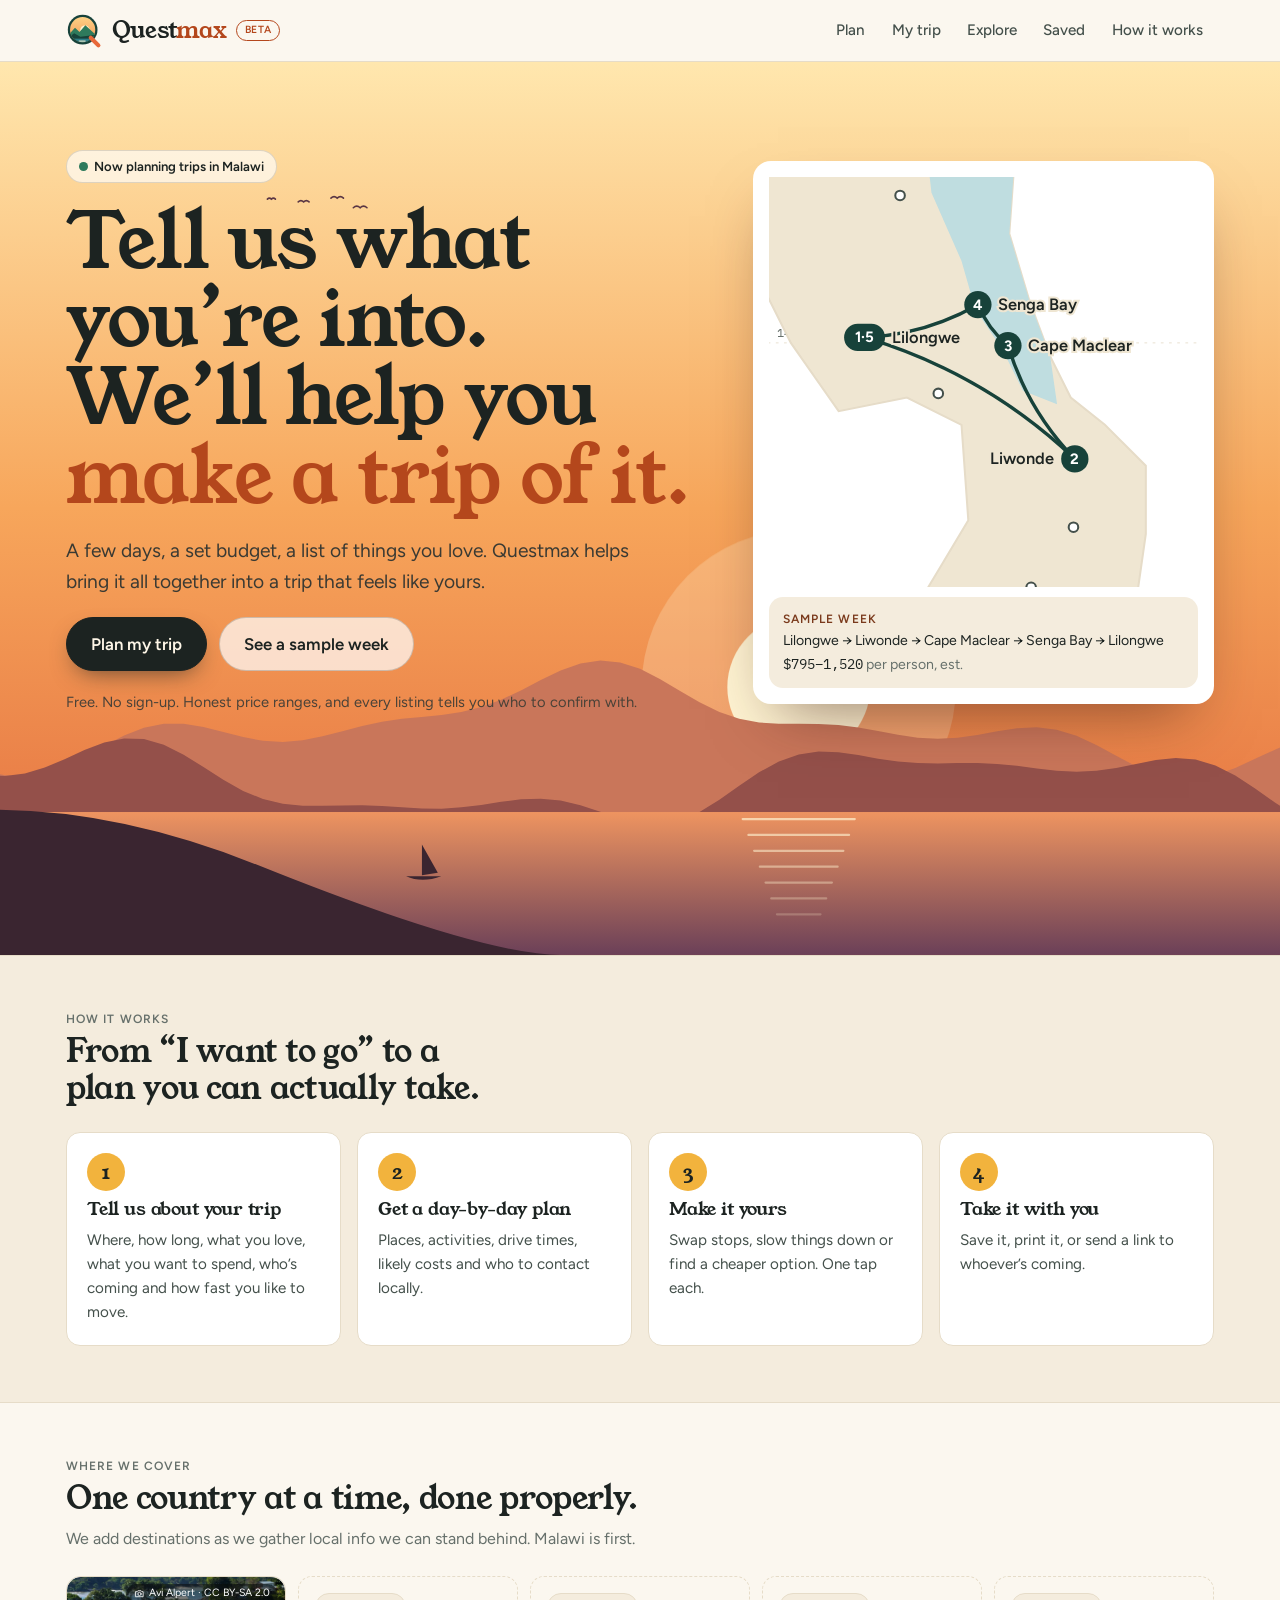
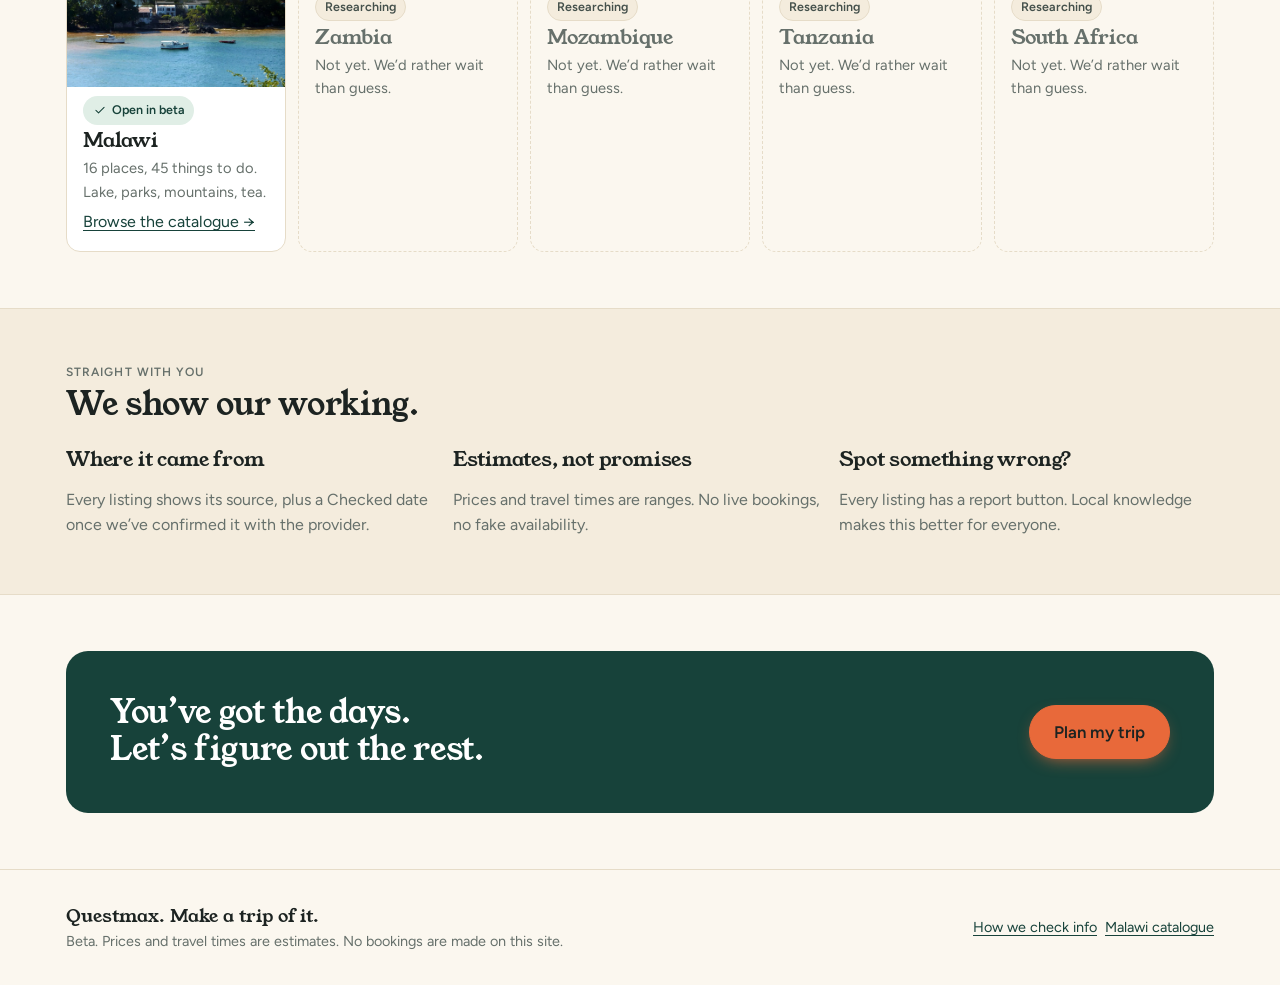
<file: index.html>
<!doctype html>
<html lang="en">
<head>
<meta charset="utf-8">
<meta name="viewport" content="width=device-width, initial-scale=1, viewport-fit=cover">
<title>Questmax · Make a trip of it</title>
<meta name="description" content="Tell Questmax where you're going, how long you have, what you enjoy and what you want to spend. Get a day-by-day plan with honest costs and travel times. Now covering Malawi.">
<meta name="theme-color" content="#17423a">
<meta property="og:title" content="Questmax · Make a trip of it">
<meta property="og:description" content="A trip that fits you, not a generic top-ten list. Now covering Malawi.">
<link rel="icon" href="data:image/svg+xml,%3Csvg xmlns='http://www.w3.org/2000/svg' viewBox='0 0 40 40'%3E%3Ccircle cx='18.5' cy='18.5' r='16.5' fill='%2317423A'/%3E%3Ccircle cx='18.5' cy='18.5' r='14' fill='%23F5A35C'/%3E%3Ccircle cx='21' cy='19' r='5' fill='%23FFF4D2'/%3E%3Cpath d='M5 25 L11 18 L15 21.5 L21.5 14 L32 25 L32 27 L5 27Z' fill='%232E7A5C'/%3E%3Cpath d='M6 27 H31 A14 14 0 0 1 6 27Z' fill='%232E7D86'/%3E%3Cpath d='M27.5 27.5 L36 36' stroke='%23E8693A' stroke-width='4.6' stroke-linecap='round'/%3E%3C/svg%3E">
<link rel="preconnect" href="https://fonts.googleapis.com">
<link rel="preconnect" href="https://fonts.gstatic.com" crossorigin>
<link rel="stylesheet" href="https://fonts.googleapis.com/css2?family=Figtree:wght@400;500;600;700&family=IBM+Plex+Mono:wght@400;500&family=Young+Serif&display=swap">
<link rel="stylesheet" href="css/styles.css?v=7">
</head>
<body>
<!--APP-START-->
<a class="sr" href="#app">Skip to content</a>
<header class="site-head">
  <div class="wrap">
    <a class="brand" href="#" aria-label="Questmax home">
      <svg width="36" height="36" viewBox="0 0 40 40" aria-hidden="true" class="logo-mark"><defs><clipPath id="qmlc"><circle cx="18.5" cy="18.5" r="14"/></clipPath><linearGradient id="qmlg" x1="0" y1="0" x2="0" y2="1"><stop offset="0" stop-color="#FFD98C"/><stop offset="1" stop-color="#F08A4B"/></linearGradient></defs><circle cx="18.5" cy="18.5" r="16.5" fill="#17423A"/><g clip-path="url(#qmlc)"><rect width="40" height="40" fill="url(#qmlg)"/><circle cx="21" cy="19" r="5.2" fill="#FFF4D2"/><path d="M2 25 L10 16.5 L15 21 L21.5 13.5 L35 26 V40 H2Z" fill="#2E7A5C"/><path d="M2 28 L9 22.5 L16 26.5 L35 24 V40 H2Z" fill="#17423A"/><rect x="2" y="28.5" width="34" height="12" fill="#2E7D86"/><rect x="14" y="30.5" width="8" height="1.4" rx=".7" fill="#FFF4D2" opacity=".8"/></g><path d="M27.5 27.5 L36 36" stroke="#E8693A" stroke-width="4.6" stroke-linecap="round"/></svg>
      <span>Quest<span class="max">max</span></span> <span class="beta">Beta</span>
    </a>
    <nav class="nav" aria-label="Main">
      <a href="#plan"><svg width="20" height="20" viewBox="0 0 24 24" fill="none" stroke="currentColor" stroke-width="1.8" stroke-linecap="round" stroke-linejoin="round" aria-hidden="true"><circle cx="12" cy="12" r="9"/><path d="m15.5 8.5-2 5-5 2 2-5z"/></svg>Plan</a>
      <a href="#trip"><svg width="20" height="20" viewBox="0 0 24 24" fill="none" stroke="currentColor" stroke-width="1.8" stroke-linecap="round" stroke-linejoin="round" aria-hidden="true"><path d="M9 4 3 6v14l6-2 6 2 6-2V4l-6 2-6-2zM9 4v14M15 6v14"/></svg>My trip</a>
      <a href="#explore"><svg width="20" height="20" viewBox="0 0 24 24" fill="none" stroke="currentColor" stroke-width="1.8" stroke-linecap="round" stroke-linejoin="round" aria-hidden="true"><path d="M12 21s-6-5.3-6-10a6 6 0 1 1 12 0c0 4.7-6 10-6 10z"/><circle cx="12" cy="11" r="2.2"/></svg>Explore</a>
      <a href="#saved"><svg width="20" height="20" viewBox="0 0 24 24" fill="none" stroke="currentColor" stroke-width="1.8" stroke-linecap="round" stroke-linejoin="round" aria-hidden="true"><path d="M6 4h12v16l-6-4-6 4z"/></svg>Saved</a>
      <a href="#about"><svg width="20" height="20" viewBox="0 0 24 24" fill="none" stroke="currentColor" stroke-width="1.8" stroke-linecap="round" stroke-linejoin="round" aria-hidden="true"><circle cx="12" cy="12" r="9"/><path d="M12 11v6M12 7.5v.2"/></svg>How it works</a>
    </nav>
  </div>
</header>

<main id="app" tabindex="-1"></main>

<footer class="site-foot">
  <div class="wrap">
    <div><div class="brandline">Questmax. Make a trip of it.</div><div>Beta. Prices and travel times are estimates. No bookings are made on this site.</div></div>
    <div class="row"><a href="#about">How we check info</a><a href="#explore">Malawi catalogue</a></div>
  </div>
</footer>

<dialog id="sheet" class="sheet" aria-label="Details"></dialog>

<script src="js/config.js?v=7"></script>
<script src="js/data/malawi.js?v=7"></script>
<script src="js/data/malawi-photos.js?v=7"></script>
<script src="js/scenes.js?v=7"></script>
<script src="js/planner.js?v=7"></script>
<script src="js/app.js?v=7"></script>
<!--APP-END-->
</body>
</html>
</file>
<file: css/styles.css>
/* Layout concept: the road-trip sketchbook. Each place gets its own painted
   landscape; the plan reads as one calm column with the route pinned beside it.
   Sunset orange for "go", forest for "chosen", warm paper everywhere else. */
:root {
  --paper: #fbf7ef; --paper-2: #f4ecdd; --card: #ffffff; --ink: #1c2321; --ink-2: #44504b; --muted: #66706b;
  --line: #e6dcc8; --forest: #17423a; --forest-ink: #ffffff; --forest-soft: #e0eee6; --clay: #b4471c; --clay-soft: #fbe6da;
  --sand: #eadfc8; --lake: #bfdde0; --land: #efe6d2; --ok: #23694c; --warn: #8a5a12; --warn-soft: #fbf0d9;
  --sun: #f2b33d; --sunset: #e8693a; --sunset-hover: #d85a2c; --on-sunset: #1c2321; --teal: #2e7d86;
  --shadow: 0 1px 2px rgba(28, 35, 33, .06), 0 10px 30px rgba(28, 35, 33, .08);
  --f-display: "Young Serif", Georgia, "Times New Roman", serif;
  --f-body: "Figtree", system-ui, -apple-system, "Segoe UI", sans-serif;
  --f-mono: "IBM Plex Mono", ui-monospace, Menlo, monospace;
  --r: 14px;
  --wrap: 1180px;
}
@media (prefers-color-scheme: dark) {
  :root:not([data-theme="light"]) {
    --paper: #0f1513; --paper-2: #161f1b; --card: #1a2420; --ink: #f2ede2; --ink-2: #cfc9bc; --muted: #9aa59f;
    --line: #2b3732; --forest: #8fd1af; --forest-ink: #0e1714; --forest-soft: #1b3229; --clay: #f3a077; --clay-soft: #3a2418;
    --sand: #2c2a22; --lake: #1f3e44; --land: #212b26; --ok: #8fd1af; --warn: #f0c574; --warn-soft: #2f2817;
    --sun: #f2b33d; --sunset: #f07a4b; --sunset-hover: #f58d62; --on-sunset: #1c2321; --teal: #6cc0c8;
    --shadow: 0 1px 2px rgba(0,0,0,.3), 0 10px 30px rgba(0,0,0,.3);
    color-scheme: dark;
  }
}
:root[data-theme="dark"] {
    --paper: #0f1513; --paper-2: #161f1b; --card: #1a2420; --ink: #f2ede2; --ink-2: #cfc9bc; --muted: #9aa59f;
    --line: #2b3732; --forest: #8fd1af; --forest-ink: #0e1714; --forest-soft: #1b3229; --clay: #f3a077; --clay-soft: #3a2418;
    --sand: #2c2a22; --lake: #1f3e44; --land: #212b26; --ok: #8fd1af; --warn: #f0c574; --warn-soft: #2f2817;
    --sun: #f2b33d; --sunset: #f07a4b; --sunset-hover: #f58d62; --on-sunset: #1c2321; --teal: #6cc0c8;
    --shadow: 0 1px 2px rgba(0,0,0,.3), 0 10px 30px rgba(0,0,0,.3);
    color-scheme: dark;
}

* { box-sizing: border-box; }
html { -webkit-text-size-adjust: 100%; }
body {
  margin: 0; background: var(--paper); color: var(--ink);
  font: 400 1rem/1.6 var(--f-body);
  -webkit-font-smoothing: antialiased;
}
body::before { content: ""; position: fixed; inset: 0 0 auto; height: env(safe-area-inset-top, 0px); z-index: 30; background: var(--paper); }
img { max-width: 100%; }
a { color: var(--forest); text-underline-offset: 3px; }
h1, h2, h3 { font-family: var(--f-display); font-weight: 400; line-height: 1.15; text-wrap: balance; margin: 0; letter-spacing: -0.01em; }
h1 { font-size: clamp(2.1rem, 5.2vw, 3.6rem); }
h2 { font-size: clamp(1.5rem, 3vw, 2rem); }
h3 { font-size: 1.25rem; }
p { margin: 0; }
.wrap { max-width: var(--wrap); margin: 0 auto; padding-left: max(16px, env(safe-area-inset-left, 0px)); padding-right: max(16px, env(safe-area-inset-right, 0px)); }
.eyebrow { font: 600 .75rem/1.2 var(--f-body); text-transform: uppercase; letter-spacing: .09em; color: var(--muted); }
.mono { font-family: var(--f-mono); font-size: .85em; font-variant-numeric: tabular-nums; }
.muted { color: var(--muted); }
.lede { font-size: 1.15rem; color: var(--ink-2); max-width: 36rem; }
.stack { display: grid; gap: 1rem; }
.row { display: flex; flex-wrap: wrap; gap: .5rem; align-items: center; }
.sr { position: absolute; width: 1px; height: 1px; overflow: hidden; clip: rect(0 0 0 0); white-space: nowrap; }
:focus-visible { outline: 3px solid var(--clay); outline-offset: 2px; border-radius: 4px; }

/* Header */
.site-head { position: sticky; top: env(safe-area-inset-top, 0px); z-index: 20; background: color-mix(in srgb, var(--paper) 92%, transparent); backdrop-filter: blur(8px); border-bottom: 1px solid var(--line); }
.site-head .wrap { display: flex; align-items: center; gap: 1rem; padding-block: .7rem; }
.brand { display: flex; align-items: center; gap: .55rem; text-decoration: none; color: var(--ink); font-family: var(--f-display); font-size: 1.35rem; }
.brand svg { color: var(--forest); }
.beta { font: 600 .65rem/1 var(--f-body); letter-spacing: .08em; text-transform: uppercase; color: var(--clay); border: 1px solid currentColor; border-radius: 99px; padding: .25rem .45rem; }
.nav { margin-left: auto; display: flex; gap: .25rem; }
.nav a { text-decoration: none; color: var(--ink-2); font-weight: 500; padding: .45rem .7rem; border-radius: 8px; font-size: .95rem; }
.nav a:hover { background: var(--paper-2); }
.nav a[aria-current="page"] { color: var(--forest); background: var(--forest-soft); }
@media (max-width: 720px) {
  .site-head { backdrop-filter: none; background: var(--paper); }
  .nav { position: fixed; inset: auto 0 0 0; margin: 0; z-index: 25; background: var(--card); border-top: 1px solid var(--line);
    justify-content: space-around; padding: .35rem max(8px, env(safe-area-inset-right, 0px)) calc(.35rem + env(safe-area-inset-bottom, 0px)) max(8px, env(safe-area-inset-left, 0px)); }
  .nav a { font-size: .8rem; display: flex; flex-direction: column; align-items: center; gap: 2px; padding: .35rem .5rem; }
  body { padding-bottom: 64px; }
}
.nav a svg { display: none; }
@media (max-width: 720px) { .nav a svg { display: block; } }

/* Buttons */
.btn { --b: var(--line); display: inline-flex; align-items: center; justify-content: center; gap: .45rem; min-height: 44px; padding: .6rem 1rem;
  border-radius: 999px; border: 1px solid var(--b); background: var(--card); color: var(--ink); font: 600 .95rem/1.1 var(--f-body);
  cursor: pointer; text-decoration: none; transition: background .15s, border-color .15s, transform .1s; }
.btn:hover { border-color: var(--ink-2); }
.btn:active { transform: translateY(1px); }
.btn.primary { background: var(--sunset); color: var(--on-sunset); border-color: var(--sunset); box-shadow: 0 6px 18px -8px var(--sunset); }
.btn.primary:hover { background: var(--sunset-hover); border-color: var(--sunset-hover); }
.btn.big { min-height: 54px; padding: .8rem 1.5rem; font-size: 1.05rem; }
.btn.small { min-height: 36px; padding: .4rem .75rem; font-size: .85rem; }
.btn.ghost { background: transparent; border-color: transparent; color: var(--ink-2); }
.btn.ghost:hover { background: var(--paper-2); }
.btn[disabled] { opacity: .5; cursor: not-allowed; }
.btn svg { flex: none; }

/* Hero */
.hero { padding-block: clamp(2rem, 6vw, 4.5rem) clamp(2rem, 5vw, 3.5rem); }
.hero .wrap { display: grid; grid-template-columns: 1.15fr .85fr; gap: clamp(1.5rem, 5vw, 4rem); align-items: center; }
.hero-copy { display: grid; gap: 1.25rem; min-width: 0; }
.hero-art { position: relative; min-width: 0; }
.hero-art .map { max-height: 520px; }
/* note sits under the map so it never hides the route */
.hero-note { margin-top: .75rem; background: var(--card); border: 1px solid var(--line); border-radius: var(--r); padding: .7rem .85rem; box-shadow: var(--shadow); font-size: .88rem; }
@media (max-width: 820px) {
  .hero .wrap { grid-template-columns: 1fr; }
  .hero-art .map { max-height: 380px; }
}
.hero-actions { display: flex; flex-wrap: wrap; gap: .75rem; align-items: center; }

/* Sections */
.section { padding-block: clamp(2rem, 5vw, 3.5rem); }
.section.alt { background: var(--paper-2); border-block: 1px solid var(--line); }
.section-head { display: grid; gap: .5rem; margin-bottom: 1.5rem; max-width: 40rem; }
.steps { list-style: none; padding: 0; margin: 0; display: grid; grid-template-columns: repeat(4, 1fr); gap: 1rem; counter-reset: s; }
.steps li { counter-increment: s; display: grid; gap: .5rem; align-content: start; padding: 1.25rem; background: var(--card); border: 1px solid var(--line); border-radius: var(--r); }
.steps li::before { content: counter(s); display: grid; place-items: center; width: 2.4rem; height: 2.4rem; border-radius: 50%; background: var(--sun); color: var(--on-sunset); font: 400 1.25rem/1 var(--f-display); }
.steps h3 { font-size: 1.1rem; }
.steps p { color: var(--ink-2); font-size: .95rem; }
@media (max-width: 820px) { .steps { grid-template-columns: 1fr 1fr; } }
@media (max-width: 460px) { .steps { grid-template-columns: 1fr; } }

.dest-list { display: grid; grid-template-columns: repeat(auto-fit, minmax(190px, 1fr)); gap: .75rem; }
.dest { border: 1px solid var(--line); border-radius: var(--r); padding: 1rem; background: var(--card); display: grid; gap: .3rem; }
.dest.off { background: transparent; color: var(--muted); border-style: dashed; }

/* Cards & chips */
.card { background: var(--card); border: 1px solid var(--line); border-radius: var(--r); }
.pad { padding: 1.1rem 1.2rem; }
.chip { display: inline-flex; align-items: center; gap: .3rem; font-size: .78rem; font-weight: 600; padding: .2rem .55rem; border-radius: 99px; background: var(--paper-2); color: var(--ink-2); border: 1px solid var(--line); white-space: nowrap; }
.chip.forest { background: var(--forest-soft); color: var(--forest); border-color: transparent; }
.chip.warn { background: var(--warn-soft); color: var(--warn); border-color: transparent; }
.chip.ok { background: var(--forest-soft); color: var(--ok); border-color: transparent; }

.notice { display: flex; gap: .7rem; align-items: flex-start; padding: .85rem 1rem; border-radius: var(--r); background: var(--warn-soft); color: var(--ink); font-size: .95rem; }
.notice svg { color: var(--warn); flex: none; margin-top: 2px; }
.notice.calm { background: var(--paper-2); }
.notice.calm svg { color: var(--forest); }

/* Planner */
.planner { padding-block: 2rem 4rem; }
.planner .wrap { max-width: 760px; }
.progress { display: flex; gap: .35rem; margin-bottom: 1.75rem; }
.progress span { flex: 1; height: 4px; border-radius: 4px; background: var(--line); }
.progress span.on { background: var(--sunset); }
.q { display: grid; gap: 1.25rem; }
.q h1 { font-size: clamp(1.8rem, 4.5vw, 2.6rem); }
.field { display: grid; gap: .45rem; }
.field > label, .field > .label { font-weight: 600; }
.hint { font-size: .9rem; color: var(--muted); }
input[type="text"], input[type="date"], input[type="number"], input[type="email"], select, textarea {
  width: 100%; min-height: 46px; padding: .6rem .8rem; border-radius: 8px; border: 1px solid var(--line); background: var(--card); color: var(--ink);
  font: 400 1rem/1.4 var(--f-body);
}
textarea { min-height: 96px; resize: vertical; }
input:focus, select:focus, textarea:focus { outline: 2px solid var(--forest); outline-offset: 0; border-color: var(--forest); }
.options { display: grid; grid-template-columns: repeat(auto-fill, minmax(150px, 1fr)); gap: .6rem; }
.opt { position: relative; display: grid; gap: .2rem; padding: .85rem .95rem; border: 1.5px solid var(--line); border-radius: var(--r); background: var(--card); cursor: pointer; text-align: left; font: inherit; color: inherit; min-height: 56px; }
.opt:hover { border-color: var(--ink-2); }
.opt[aria-pressed="true"], .opt[aria-checked="true"] { border-color: var(--forest); background: var(--forest-soft); }
.opt[aria-pressed="true"]::after, .opt[aria-checked="true"]::after { content: "✓"; position: absolute; top: .55rem; right: .7rem; color: var(--forest); font-weight: 700; }
.opt strong { font-size: 1rem; }
.opt small { color: var(--muted); font-size: .85rem; line-height: 1.35; }
.opt[disabled] { cursor: not-allowed; opacity: .6; border-style: dashed; background: transparent; }
.counter { display: flex; align-items: center; gap: 1rem; }
.counter output { font: 400 3rem/1 var(--f-display); min-width: 3ch; text-align: center; font-variant-numeric: tabular-nums; }
.counter .btn { width: 52px; height: 52px; padding: 0; font-size: 1.4rem; }
input[type="range"] { width: 100%; accent-color: var(--forest); height: 32px; }
.budget-read { display: flex; align-items: baseline; gap: .6rem; flex-wrap: wrap; }
.budget-read output { font: 400 2.6rem/1 var(--f-display); font-variant-numeric: tabular-nums; }
.planner-nav { display: flex; justify-content: space-between; gap: .75rem; margin-top: 2rem; padding-top: 1.25rem; border-top: 1px solid var(--line); }
.picked { display: flex; flex-wrap: wrap; gap: .4rem; }

/* Trip */
.trip-head { padding-block: 2rem 1.25rem; }
.trip-head .wrap { display: grid; gap: 1rem; }
.summary { display: grid; grid-template-columns: repeat(4, minmax(0, 1fr)); gap: 1px; background: var(--line); border: 1px solid var(--line); border-radius: var(--r); overflow: hidden; }
.summary > div { background: var(--card); padding: .85rem 1rem; display: grid; gap: .2rem; min-width: 0; }
.summary b { font: 400 1.35rem/1.2 var(--f-display); font-variant-numeric: tabular-nums; }
@media (max-width: 640px) { .summary { grid-template-columns: 1fr 1fr; } }
.toolbar { display: flex; flex-wrap: wrap; gap: .5rem; }
.trip-body .wrap { display: grid; grid-template-columns: minmax(0, 1fr) 340px; gap: 2rem; align-items: start; padding-bottom: 4rem; }
.trip-side { position: sticky; top: calc(env(safe-area-inset-top, 0px) + 76px); display: grid; gap: 1rem; }
@media (max-width: 900px) { .trip-body .wrap { grid-template-columns: 1fr; } .trip-side { position: static; order: -1; } .trip-side .map { max-height: 340px; } }
.stop-head { display: grid; gap: .35rem; padding: 1.25rem 0 .5rem; }
.stop-head .row { justify-content: space-between; }
.day { margin-bottom: .9rem; overflow: hidden; }
.day-top { display: flex; justify-content: space-between; gap: .75rem; align-items: baseline; padding: .9rem 1.1rem .55rem; flex-wrap: wrap; }
.day-top h3 { font-size: 1.15rem; }
.leg { display: flex; flex-wrap: wrap; gap: .3rem .9rem; align-items: center; margin: 0 1.1rem .6rem; padding: .55rem .75rem; background: var(--paper-2); border-radius: 8px; font-size: .9rem; color: var(--ink-2); }
.leg .note { flex-basis: 100%; color: var(--muted); font-size: .85rem; }
.items { list-style: none; margin: 0; padding: 0; }
.item { display: grid; gap: .4rem; padding: .85rem 1.1rem; border-top: 1px solid var(--line); }
.item-top { display: flex; justify-content: space-between; gap: .75rem; align-items: baseline; }
.item-top h4 { margin: 0; font-size: 1.02rem; font-weight: 600; }
.item p { color: var(--ink-2); font-size: .95rem; }
.item .meta { display: flex; flex-wrap: wrap; gap: .35rem .9rem; font-size: .85rem; color: var(--muted); align-items: center; }
.item .meta span { display: inline-flex; gap: .3rem; align-items: center; }
.item .acts { display: flex; flex-wrap: wrap; gap: .35rem; margin-top: .15rem; }
.item.free { background: repeating-linear-gradient(135deg, transparent 0 10px, color-mix(in srgb, var(--sand) 35%, transparent) 10px 11px); }
.check-note { font-size: .88rem; color: var(--warn); display: flex; gap: .35rem; align-items: flex-start; }
.day-cost { display: flex; justify-content: space-between; padding: .6rem 1.1rem; border-top: 1px dashed var(--line); font-size: .88rem; color: var(--muted); }
.price { font-family: var(--f-mono); font-size: .88rem; font-variant-numeric: tabular-nums; white-space: nowrap; color: var(--ink); }
table.costs { width: 100%; border-collapse: collapse; font-size: .92rem; }
table.costs td, table.costs th { padding: .5rem .25rem; border-bottom: 1px solid var(--line); text-align: left; }
table.costs td:last-child, table.costs th:last-child { text-align: right; font-family: var(--f-mono); font-variant-numeric: tabular-nums; }
table.costs tr.total td { font-weight: 700; border-bottom: none; }
.legend { display: flex; flex-wrap: wrap; gap: .4rem .9rem; font-size: .82rem; color: var(--muted); }

/* Map */
.map { width: 100%; height: auto; display: block; }
.map .land { fill: var(--land); stroke: var(--line); stroke-width: 1.5; }
.map .lake { fill: var(--lake); }
.map .route { fill: none; stroke: var(--forest); stroke-width: 2.5; stroke-linejoin: round; stroke-linecap: round; }
.map .route.ferry { stroke-dasharray: 5 5; }
.map .dot { fill: var(--card); stroke: var(--ink-2); stroke-width: 1.5; }
.map .stop { fill: var(--forest); }
.map .stop-n { fill: var(--forest-ink); font: 700 11px var(--f-body); text-anchor: middle; dominant-baseline: central; }
.map .lbl { fill: var(--ink); font: 600 12px var(--f-body); paint-order: stroke; stroke: var(--land); stroke-width: 3px; }
.map .lbl.dim { fill: var(--muted); font-weight: 500; font-size: 11px; }
.map .lake-lbl { fill: var(--ink-2); font: italic 400 13px var(--f-display); opacity: .7; }
.map .grat { stroke: var(--line); stroke-width: .6; stroke-dasharray: 2 4; fill: none; }
.map .grat-lbl { fill: var(--muted); font: 9px var(--f-mono); }

/* Explore */
.filters { display: flex; flex-wrap: wrap; gap: .4rem; margin-bottom: 1.25rem; }
.filters .opt { min-height: 40px; padding: .45rem .85rem; display: inline-flex; border-radius: 99px; }
.filters .opt[aria-pressed="true"]::after { content: none; }
.places { display: grid; grid-template-columns: repeat(auto-fill, minmax(320px, 1fr)); gap: 1rem; }
@media (max-width: 400px) { .places { grid-template-columns: 1fr; } }
.place { display: grid; gap: .7rem; align-content: start; }
.place ul { list-style: none; padding: 0; margin: 0; display: grid; gap: .55rem; }
.place li { display: grid; gap: .1rem; font-size: .93rem; }
.place li .row { justify-content: space-between; flex-wrap: nowrap; align-items: baseline; }
.provenance { font-size: .8rem; color: var(--muted); display: flex; gap: .35rem; align-items: center; flex-wrap: wrap; }
.provenance .ok-mark { color: var(--ok); font-weight: 600; display: inline-flex; gap: .3rem; align-items: center; }
.provenance a { color: inherit; text-decoration: underline; text-underline-offset: 2px; }

/* Sheets */
dialog.sheet { border: none; padding: 0; border-radius: 16px 16px 0 0; width: min(560px, 100%); max-height: 88vh; margin: auto auto 0; background: var(--card); color: var(--ink); box-shadow: var(--shadow); }
@media (min-width: 640px) { dialog.sheet { border-radius: 16px; margin: auto; } }
dialog.sheet::backdrop { background: rgba(20, 24, 22, .45); }
.sheet-inner { display: grid; gap: 1rem; padding: 1.25rem max(1.25rem, env(safe-area-inset-right, 0px)) calc(1.25rem + env(safe-area-inset-bottom, 0px)) max(1.25rem, env(safe-area-inset-left, 0px)); }
.sheet-head { display: flex; justify-content: space-between; align-items: center; gap: 1rem; }
.pick-list { display: grid; gap: .5rem; }
.pick-list .opt { grid-template-columns: 1fr auto; align-items: center; }
.copybox { display: flex; gap: .5rem; }
.copybox input { font-family: var(--f-mono); font-size: .8rem; }

.toast { position: fixed; left: 50%; bottom: calc(80px + env(safe-area-inset-bottom, 0px)); transform: translateX(-50%); background: var(--ink); color: var(--paper); padding: .7rem 1.1rem; border-radius: 99px; font-weight: 600; font-size: .92rem; z-index: 50; max-width: calc(100% - 32px); text-align: center; box-shadow: var(--shadow); }

/* Footer */
.site-foot { border-top: 1px solid var(--line); padding-block: 2rem; color: var(--muted); font-size: .9rem; }
.site-foot .wrap { display: flex; flex-wrap: wrap; gap: 1rem 2rem; justify-content: space-between; align-items: center; }
.site-foot .brandline { font-family: var(--f-display); color: var(--ink); font-size: 1.1rem; }
.prose { max-width: 40rem; display: grid; gap: 1rem; }
.prose ul { margin: 0; padding-left: 1.2rem; display: grid; gap: .4rem; }
.empty { text-align: center; padding: 3rem 1rem; display: grid; gap: 1rem; justify-items: center; }

@media (prefers-reduced-motion: no-preference) {
  .fade { animation: fade .35s ease-out both; }
  @keyframes fade { from { opacity: .4; transform: translateY(6px); } to { opacity: 1; transform: none; } }
}

/* Print: just the plan */
@media print {
  .site-head, .nav, .site-foot, .toolbar, .acts, .no-print, .trip-side .legend, dialog { display: none !important; }
  body { background: #fff; color: #000; padding: 0; font-size: 11pt; }
  .trip-body .wrap { grid-template-columns: 1fr; }
  .trip-side { position: static; order: 2; }
  .trip-side .map { max-height: 9cm; }
  .day, .card { break-inside: avoid; box-shadow: none; border-color: #bbb; }
  a { color: #000; }
  a[href^="http"]::after { content: " (" attr(href) ")"; font-size: 8pt; color: #555; }
}

/* ---------- Brand & theme v2 ---------- */
.brand { font-size: 1.45rem; gap: .6rem; letter-spacing: -.01em; }
.brand .max { color: var(--clay); }
.logo-mark { display: block; flex: none; }

/* Hero: a painted sunset over the lake */
.hero { position: relative; overflow: hidden; isolation: isolate; padding-block: clamp(2.5rem, 7vw, 5.5rem) clamp(9rem, 22vw, 15rem); background: #ffe7ae; color: #1c2321; }
.hero .scene-bg { position: absolute; inset: 0; width: 100%; height: 100%; z-index: -1; }
.hero .wrap { align-items: start; }
.hero h1 { font-size: clamp(2.5rem, 6.4vw, 4.8rem); line-height: 1.02; color: #1c2321; }
.hero h1 em { font-style: normal; color: #b4471c; }
.hero .lede { color: #3a3a33; font-size: 1.2rem; }
.hero .eyebrow { color: #7a3a1c; }
.hero .hint-line { color: #4a4238; font-size: .92rem; }
.hero .btn:not(.primary) { background: rgba(255, 255, 255, .7); border-color: rgba(28, 35, 33, .2); color: #1c2321; }
.hero .btn.primary { background: #1c2321; color: #fff7e8; border-color: #1c2321; box-shadow: 0 10px 24px -10px rgba(28,35,33,.7); }
.hero .btn.primary:hover { background: #17423a; border-color: #17423a; }
.hero-art { align-self: center; }
.hero-card { background: var(--card); color: var(--ink); border-radius: 18px; padding: 1rem; box-shadow: 0 30px 60px -25px rgba(60, 25, 20, .55); display: grid; gap: .6rem; }
.hero-card .map { max-height: 420px; }
.hero-card .hero-note { margin: 0; box-shadow: none; border: none; background: var(--paper-2); }
@media (max-width: 820px) { .hero-card .map { max-height: 300px; } }
.stamp { display: inline-flex; align-items: center; gap: .4rem; background: rgba(255,255,255,.65); border: 1px solid rgba(28,35,33,.15); border-radius: 99px; padding: .3rem .75rem; font-weight: 600; font-size: .82rem; color: #1c2321; width: fit-content; }
.stamp i { width: .55rem; height: .55rem; border-radius: 50%; background: #2e7a5c; display: inline-block; }

/* Scenes */
.scene { display: block; width: 100%; height: 100%; }
.banner { position: relative; border-radius: var(--r); overflow: hidden; aspect-ratio: 16 / 5; max-width: 100%; background: var(--sand); }
.banner .label { position: absolute; left: 1rem; bottom: .9rem; right: 1rem; color: #fff; text-shadow: 0 1px 12px rgba(0,0,0,.45); }
.banner .label h2 { color: #fff; font-size: clamp(1.6rem, 3.6vw, 2.3rem); }
.banner .label .eyebrow { color: rgba(255,255,255,.9); }
.banner::after { content: ""; position: absolute; inset: 45% 0 0; background: linear-gradient(transparent, rgba(15, 20, 18, .55)); pointer-events: none; }
.banner .label { z-index: 1; }
.place-art { margin: -1.1rem -1.2rem .2rem; height: 150px; overflow: hidden; border-radius: var(--r) var(--r) 0 0; }
.place.card.pad { overflow: hidden; }
.dest .place-art { margin: -1rem -1rem .3rem; height: 110px; }
.dest { overflow: hidden; }

/* Category colour for interest chips */
.opt[aria-pressed="true"], .opt[aria-checked="true"] { box-shadow: inset 0 0 0 1px var(--forest); }
.day { border-radius: var(--r); box-shadow: var(--shadow); border-color: transparent; }
.day-top h3 .daynum { display: inline-grid; place-items: center; min-width: 2rem; height: 2rem; padding: 0 .4rem; border-radius: 99px; background: var(--forest); color: var(--forest-ink); font: 700 .9rem/1 var(--f-body); margin-right: .5rem; vertical-align: middle; }
.leg { background: color-mix(in srgb, var(--teal) 10%, var(--card)); border: 1px dashed color-mix(in srgb, var(--teal) 45%, transparent); }
.leg svg { color: var(--teal); }
.summary { border-radius: var(--r); box-shadow: var(--shadow); }
.summary > div:nth-child(3) b { color: var(--clay); }
.section.alt { background: var(--paper-2); }
.cta-band { background: var(--forest); color: var(--forest-ink); border-radius: 22px; padding: clamp(1.5rem, 4vw, 2.75rem); display: flex; flex-wrap: wrap; gap: 1.25rem; justify-content: space-between; align-items: center; position: relative; overflow: hidden; }
.cta-band h2 { color: var(--forest-ink); max-width: 30rem; }
@media (prefers-reduced-motion: no-preference) {
  .hero .scene-bg .sun { animation: rise 2.2s cubic-bezier(.2,.7,.2,1) both; }
  @keyframes rise { from { transform: translateY(70px); } to { transform: none; } }
  .scene .shimmer { animation: shimmer 3.5s ease-in-out infinite alternate; }
  @keyframes shimmer { from { opacity: .25; } to { opacity: .8; } }
  .hero-copy > * { animation: up .7s cubic-bezier(.2,.7,.2,1) both; }
  .hero-copy > *:nth-child(2) { animation-delay: .08s; } .hero-copy > *:nth-child(3) { animation-delay: .16s; } .hero-copy > *:nth-child(4) { animation-delay: .24s; }
  @keyframes up { from { transform: translateY(14px); } to { transform: none; } }
}

.dest > .chip, .place > .chip { justify-self: start; }
.dest { align-content: start; }

/* Real place photos */
.photo { position: relative; margin: 0; width: 100%; height: 100%; background: var(--sand); }
.photo img { width: 100%; height: 100%; object-fit: cover; display: block; }
.photo figcaption { position: absolute; right: .45rem; top: .45rem; z-index: 2; max-width: 75%; font-size: .66rem; line-height: 1.3;
  background: rgba(10, 14, 12, .55); color: #fff; padding: .15rem .5rem; border-radius: 99px; white-space: nowrap; overflow: hidden; text-overflow: ellipsis; }
.photo figcaption a { color: inherit; text-decoration: none; display: inline-flex; gap: .25rem; align-items: center; }
.photo figcaption a:hover { text-decoration: underline; }
.banner .photo { position: absolute; inset: 0; }
.place-art .photo img { transition: transform .5s ease; }
.place:hover .place-art .photo img, .dest:hover .place-art .photo img { transform: scale(1.04); }
.credits { font-size: .85rem; color: var(--muted); }
.credits a { color: inherit; }
@media (prefers-reduced-motion: reduce) { .place-art .photo img { transition: none; } }
@media print { .photo figcaption { display: none; } }
</file>
